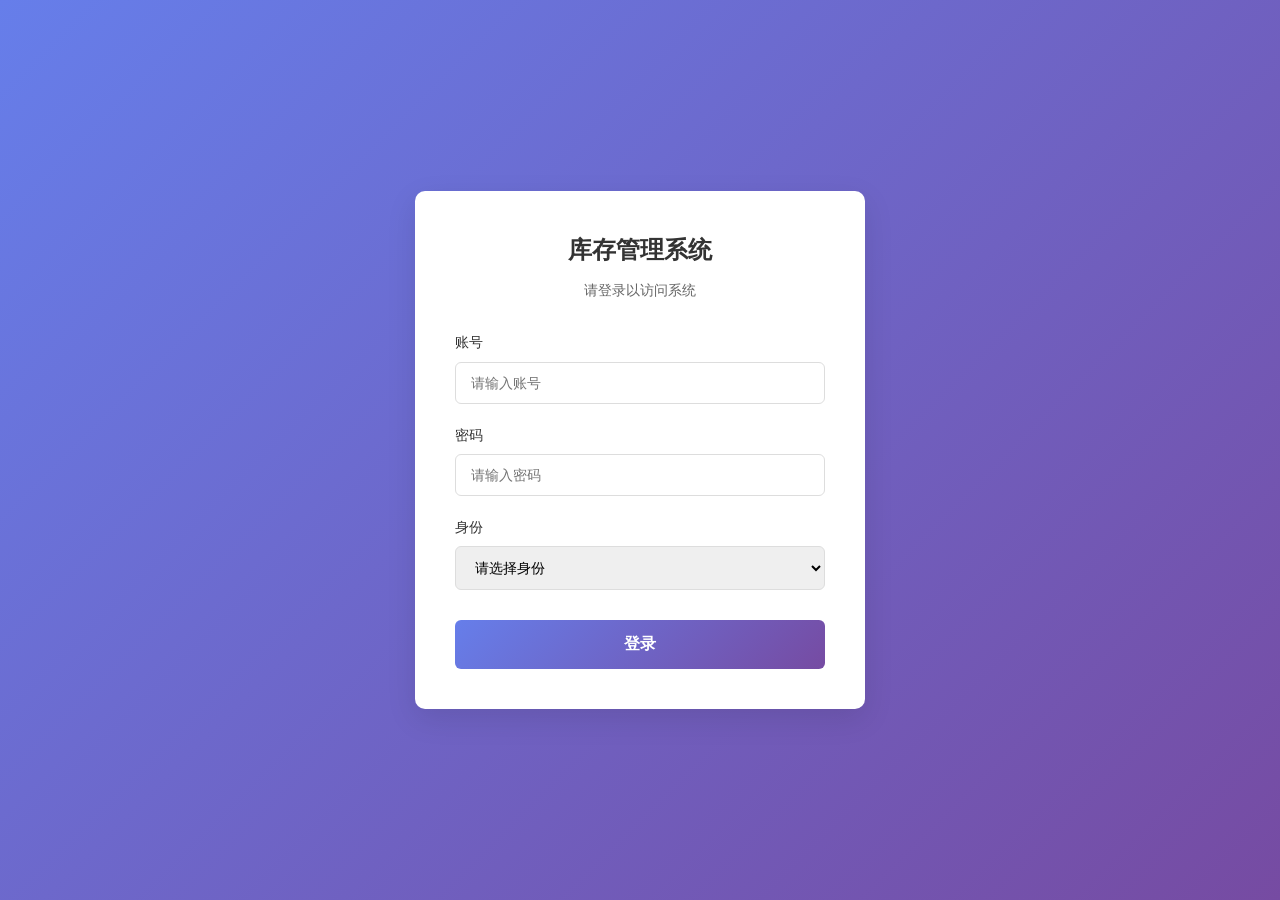
<file: 物品管理模块/原型/login.html>
<!DOCTYPE html>
<html lang="zh-CN">
<head>
    <meta charset="UTF-8">
    <meta name="viewport" content="width=device-width, initial-scale=1.0">
    <title>库存管理系统 - 登录</title>
    <link rel="stylesheet" href="login.css">
</head>
<body>
    <div class="login-container">
        <div class="login-card">
            <h2 class="login-title">库存管理系统</h2>
            <p class="login-subtitle">请登录以访问系统</p>
            
            <form id="loginForm">
                <div class="form-group">
                    <label for="username">账号</label>
                    <input type="text" id="username" placeholder="请输入账号" required>
                </div>
                
                <div class="form-group">
                    <label for="password">密码</label>
                    <input type="password" id="password" placeholder="请输入密码" required>
                </div>
                
                <div class="form-group">
                    <label for="identity">身份</label>
                    <select id="identity" required>
                        <option value="">请选择身份</option>
                        <option value="片区长">片区长</option>
                        <option value="总部综管员">总部综管员</option>
                        <option value="片区综管员">片区综管员</option>
                    </select>
                </div>
                
                <div id="errorMessage" class="error-message"></div>
                
                <button type="submit" class="login-btn">登录</button>
            </form>
        </div>
    </div>
    
    <script src="login.js"></script>
</body>
</html>
</file>
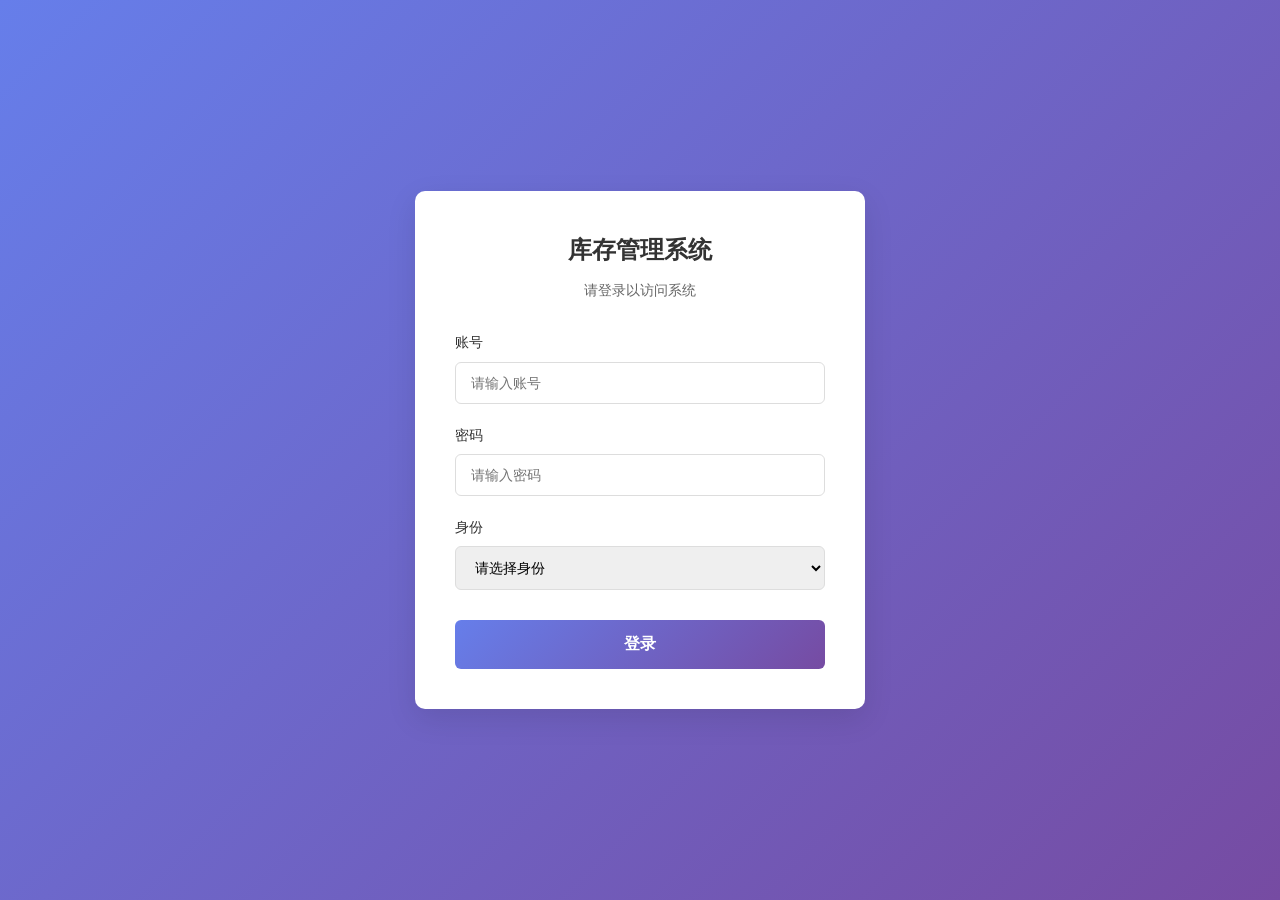
<file: 物品管理模块/原型/purchase_history.html>
<!DOCTYPE html>
<html lang="zh-CN">
<head>
    <meta charset="UTF-8">
    <meta name="viewport" content="width=device-width, initial-scale=1.0">
    <title>采购记录管理 - 库存管理系统</title>
    <link rel="stylesheet" href="inventory.css">
</head>
<body>
    <div class="inventory-container">
        <div class="header-section">
            <h1 class="inventory-title">采购记录管理</h1>
            <div class="user-info">
                <span id="userDisplayName">用户</span>
                <button id="logoutBtn" class="action-btn logout-btn">退出登录</button>
            </div>
        </div>
        
        <!-- 导航链接 -->
        <div class="navigation-section">
            <a href="inventory.html" class="nav-link">物品清单</a>
            <a href="purchase_history.html" class="nav-link active">采购记录管理</a>
        </div>
        
        <!-- 采购记录搜索区域 -->
        <div class="search-add-section">
            <div class="search-bar">
                <input type="text" id="purchaseProductNameInput" placeholder="输入产品名称">
                <input type="text" id="purchaseProductTypeInput" placeholder="输入产品类型">
                <input type="text" id="purchaseProductSpecInput" placeholder="输入产品规格">
                <button id="searchPurchaseBtn" class="action-btn search-btn">搜索</button>
                <button id="resetPurchaseBtn" class="action-btn reset-btn">重置</button>
            </div>
        </div>
        
        <!-- 采购记录表格 -->
        <div class="inventory-table-container">
            <table class="inventory-table">
                <thead>
                    <tr>
                        <th>片区</th>
                        <th>操作类型</th>
                        <th>申请时间</th>
                        <th>操作人</th>
                        <th>操作</th>
                    </tr>
                </thead>
                <tbody id="purchaseHistoryTableBody">
                    <!-- 表格内容将通过JavaScript动态生成 -->
                </tbody>
            </table>
        </div>
    </div>
    
    <!-- 采购详情模态框 -->
    <div id="purchaseDetailModal" class="modal">
        <div class="modal-content detail-modal-content">
            <div class="modal-header">
                <h2>采购详情</h2>
                <span class="close" id="closePurchaseDetailModal">&times;</span>
            </div>
            <div class="modal-body">
                <div id="purchaseDetailContent"></div>
                
                <!-- 修改产品信息和价格 -->
                <div class="modify-product-section" style="margin-top: 20px; padding: 15px; background-color: #f8f9fa; border-radius: 8px;">
                    <h3>修改产品信息和价格</h3>
                    <form id="modifyProductForm">
                        <div class="form-row">
                            <div class="form-group" style="flex: 1; margin-right: 10px;">
                                <label for="modifyProductName">产品名称</label>
                                <input type="text" id="modifyProductName" required>
                            </div>
                            <div class="form-group" style="flex: 1; margin-right: 10px;">
                                <label for="modifyProductType">产品类型</label>
                                <input type="text" id="modifyProductType" required>
                            </div>
                            <div class="form-group" style="flex: 1;">
                                <label for="modifyProductSpec">产品规格</label>
                                <input type="text" id="modifyProductSpec" required>
                            </div>
                        </div>
                        <div class="form-row" style="margin-top: 15px;">
                            <div class="form-group" style="flex: 1; margin-right: 10px;">
                                <label for="modifyProductPrice">单价</label>
                                <input type="number" id="modifyProductPrice" step="0.01" min="0" required>
                            </div>
                        </div>
                        <div class="form-actions" style="margin-top: 15px;">
                            <button type="submit" class="btn btn-submit">修改信息</button>
                        </div>
                    </form>
                </div>
                
                <!-- 采购资料上传和查看 -->
                <div class="purchase-documents" style="margin-top: 20px;">
                    <h3>采购资料</h3>
                    <div id="documentsList"></div>
                    <div style="margin-top: 15px;">
                        <input type="file" id="documentUpload" multiple style="margin-right: 10px;">
                        <button type="button" id="uploadDocumentBtn" class="btn btn-submit">上传资料</button>
                    </div>
                </div>
            </div>
        </div>
    </div>
    
    <!-- 修改确认弹窗 -->
    <div id="modifyConfirmModal" class="modal">
        <div class="modal-content" style="max-width: 500px;">
            <div class="modal-header">
                <h2>确认修改</h2>
                <span class="close" id="closeModifyConfirmModal">&times;</span>
            </div>
            <div class="modal-body">
                <div id="modifyConfirmContent">
                    <!-- 确认内容将通过JavaScript动态生成 -->
                </div>
                <div class="form-actions" style="margin-top: 20px;">
                    <button type="button" id="cancelModifyConfirm" class="btn btn-cancel">取消</button>
                    <button type="button" id="confirmModify" class="btn btn-submit">确认修改</button>
                </div>
            </div>
        </div>
    </div>
    
    <!-- 上传资料模态框 -->
    <div id="uploadDocumentsModal" class="modal">
        <div class="modal-content" style="max-width: 600px;">
            <div class="modal-header">
                <h2>上传采购资料</h2>
                <span class="close" id="closeUploadDocumentsModal">&times;</span>
            </div>
            <div class="modal-body">
                <div id="uploadDocumentInfo" class="product-detail-info"></div>
                <div class="purchase-documents" style="margin-top: 20px;">
                    <h3>已上传资料</h3>
                    <div id="uploadDocumentsList"></div>
                    <div style="margin-top: 15px;">
                        <input type="file" id="uploadDocumentFile" multiple style="margin-right: 10px;">
                        <button type="button" id="uploadDocumentSubmit" class="btn btn-submit">上传资料</button>
                    </div>
                </div>
            </div>
        </div>
    </div>
    
    <script src="inventory.js"></script>
</body>
</html>
</file>
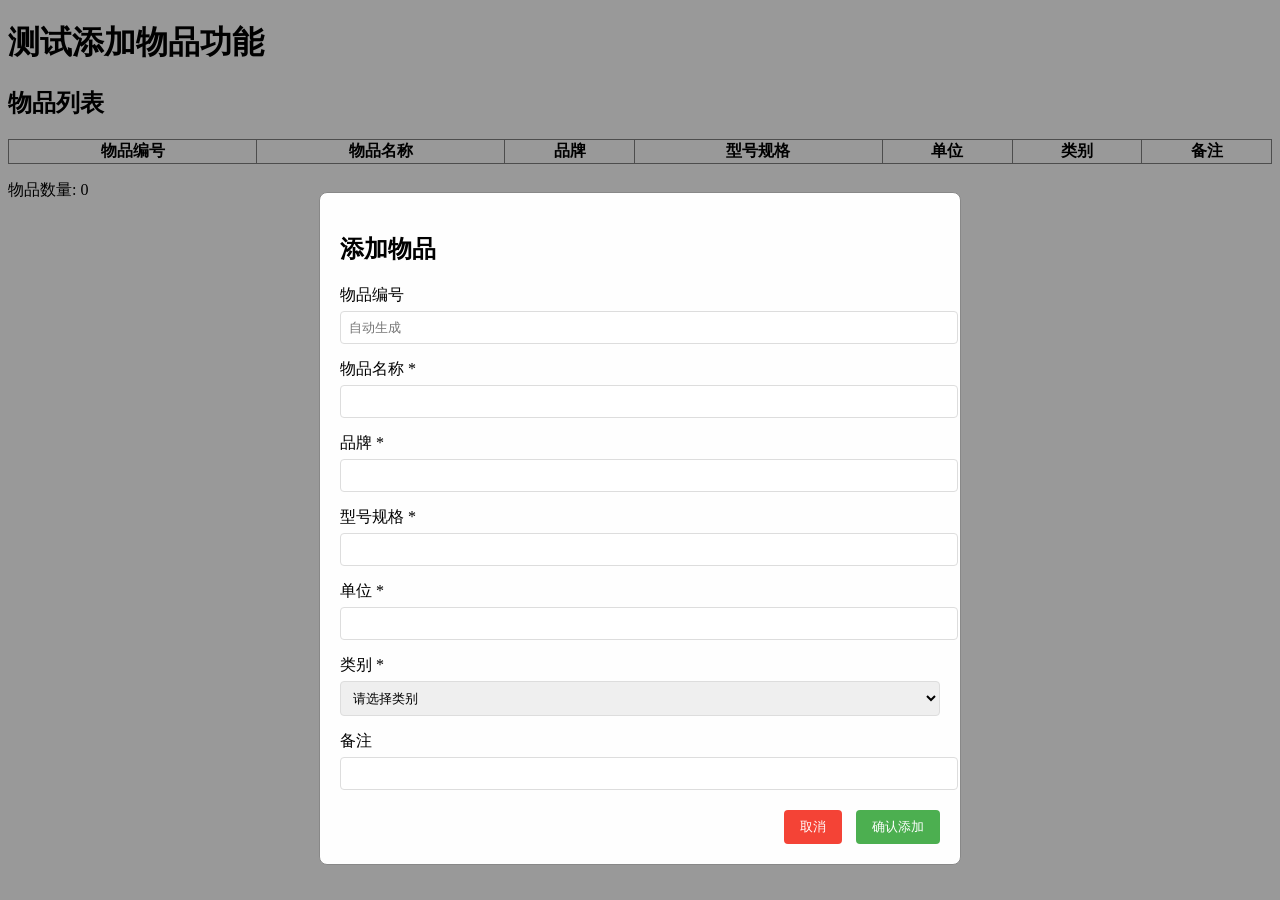
<file: 物品管理模块/原型/test_add_item.html>
<!DOCTYPE html>
<html lang="zh-CN">
<head>
    <meta charset="UTF-8">
    <meta name="viewport" content="width=device-width, initial-scale=1.0">
    <title>测试添加物品功能</title>
    <style>
        .modal {
            display: block;
            position: fixed;
            z-index: 9999;
            left: 0;
            top: 0;
            width: 100%;
            height: 100%;
            overflow: auto;
            background-color: rgba(0,0,0,0.4);
        }
        .modal-content {
            background-color: #fefefe;
            margin: 15% auto;
            padding: 20px;
            border: 1px solid #888;
            width: 80%;
            max-width: 600px;
            border-radius: 8px;
        }
        .form-group {
            margin-bottom: 15px;
        }
        .form-group label {
            display: block;
            margin-bottom: 5px;
        }
        .form-group input,
        .form-group select {
            width: 100%;
            padding: 8px;
            border: 1px solid #ddd;
            border-radius: 4px;
        }
        .form-actions {
            margin-top: 20px;
            text-align: right;
        }
        .btn {
            padding: 8px 16px;
            border: none;
            border-radius: 4px;
            cursor: pointer;
        }
        .btn-submit {
            background-color: #4CAF50;
            color: white;
        }
        .btn-cancel {
            background-color: #f44336;
            color: white;
            margin-right: 10px;
        }
    </style>
</head>
<body>
    <h1>测试添加物品功能</h1>
    <div id="itemTable"></div>
    
    <!-- 添加物品模态框 -->
    <div id="addItemModal" class="modal">
        <div class="modal-content">
            <h2>添加物品</h2>
            <form id="addItemForm">
                <div class="form-group">
                    <label for="addItemId">物品编号</label>
                    <input type="text" id="addItemId" readonly placeholder="自动生成">
                </div>
                <div class="form-group">
                    <label for="addItemName">物品名称 *</label>
                    <input type="text" id="addItemName" required>
                </div>
                <div class="form-group">
                    <label for="addItemBrand">品牌 *</label>
                    <input type="text" id="addItemBrand" required>
                </div>
                <div class="form-group">
                    <label for="addItemModel">型号规格 *</label>
                    <input type="text" id="addItemModel" required>
                </div>
                <div class="form-group">
                    <label for="addItemUnit">单位 *</label>
                    <input type="text" id="addItemUnit" required>
                </div>
                <div class="form-group">
                    <label for="addItemCategory">类别 *</label>
                    <select id="addItemCategory" required>
                        <option value="">请选择类别</option>
                        <option value="固定资产">固定资产</option>
                        <option value="消耗品">消耗品</option>
                    </select>
                </div>
                <div class="form-group">
                    <label for="addItemRemark">备注</label>
                    <input type="text" id="addItemRemark">
                </div>
                <div class="form-actions">
                    <button type="button" class="btn btn-cancel" onclick="closeModal()">取消</button>
                    <button type="submit" class="btn btn-submit">确认添加</button>
                </div>
            </form>
        </div>
    </div>
    
    <script>
        // 模拟物品管理数据
        let itemManagementData = [];
        
        // 加载数据
        function loadItemManagementData() {
            try {
                const storedItems = localStorage.getItem('itemManagementData');
                if (storedItems) {
                    itemManagementData = JSON.parse(storedItems);
                    console.log('Loaded data from localStorage:', itemManagementData);
                } else {
                    console.log('No stored data');
                }
            } catch (error) {
                console.error('Error loading data:', error);
            }
        }
        
        // 保存数据
        function saveItemManagementData() {
            try {
                localStorage.setItem('itemManagementData', JSON.stringify(itemManagementData));
                console.log('Data saved successfully');
            } catch (error) {
                console.error('Error saving data:', error);
            }
        }
        
        // 生成物品编号
        function generateItemId() {
            let maxId = 0;
            itemManagementData.forEach(item => {
                const idMatch = item.itemId.match(/^ITEM(\d+)$/);
                if (idMatch) {
                    const idNum = parseInt(idMatch[1]);
                    if (idNum > maxId) {
                        maxId = idNum;
                    }
                }
            });
            const newIdNum = maxId + 1;
            return 'ITEM' + String(newIdNum).padStart(3, '0');
        }
        
        // 渲染物品表格
        function renderItemManagementTable() {
            const itemTable = document.getElementById('itemTable');
            if (!itemTable) return;
            
            itemTable.innerHTML = `
                <h2>物品列表</h2>
                <table border="1" style="width: 100%; border-collapse: collapse;">
                    <tr>
                        <th>物品编号</th>
                        <th>物品名称</th>
                        <th>品牌</th>
                        <th>型号规格</th>
                        <th>单位</th>
                        <th>类别</th>
                        <th>备注</th>
                    </tr>
                    ${itemManagementData.map(item => `
                        <tr>
                            <td>${item.itemId}</td>
                            <td>${item.itemName}</td>
                            <td>${item.brand}</td>
                            <td>${item.itemModel}</td>
                            <td>${item.unit}</td>
                            <td>${item.category}</td>
                            <td>${item.remark || '-'}</td>
                        </tr>
                    `).join('')}
                </table>
                <p>物品数量: ${itemManagementData.length}</p>
            `;
        }
        
        // 处理添加物品
        function handleAddItemSubmit(e) {
            if (e) {
                e.preventDefault();
                e.stopPropagation();
            }
            
            console.log('handleAddItemSubmit called');
            
            const addItemName = document.getElementById('addItemName').value.trim();
            const addItemBrand = document.getElementById('addItemBrand').value.trim();
            const addItemModel = document.getElementById('addItemModel').value.trim();
            const addItemUnit = document.getElementById('addItemUnit').value.trim();
            const addItemCategory = document.getElementById('addItemCategory').value.trim();
            const addItemRemark = document.getElementById('addItemRemark').value.trim();
            
            if (!addItemName || !addItemBrand || !addItemModel || !addItemUnit || !addItemCategory) {
                alert('请填写所有必填字段！');
                return;
            }
            
            const newItem = {
                itemId: generateItemId(),
                itemName: addItemName,
                brand: addItemBrand,
                itemModel: addItemModel,
                unit: addItemUnit,
                category: addItemCategory,
                remark: addItemRemark
            };
            
            console.log('Adding new item:', newItem);
            itemManagementData.push(newItem);
            console.log('After push - length:', itemManagementData.length);
            
            saveItemManagementData();
            loadItemManagementData();
            renderItemManagementTable();
            
            closeModal();
            document.getElementById('addItemForm').reset();
            
            alert('物品添加成功！');
        }
        
        // 关闭模态框
        function closeModal() {
            document.getElementById('addItemModal').style.display = 'none';
        }
        
        // 绑定表单提交事件
        document.getElementById('addItemForm').addEventListener('submit', handleAddItemSubmit);
        
        // 初始化
        loadItemManagementData();
        renderItemManagementTable();
    </script>
</body>
</html>
</file>
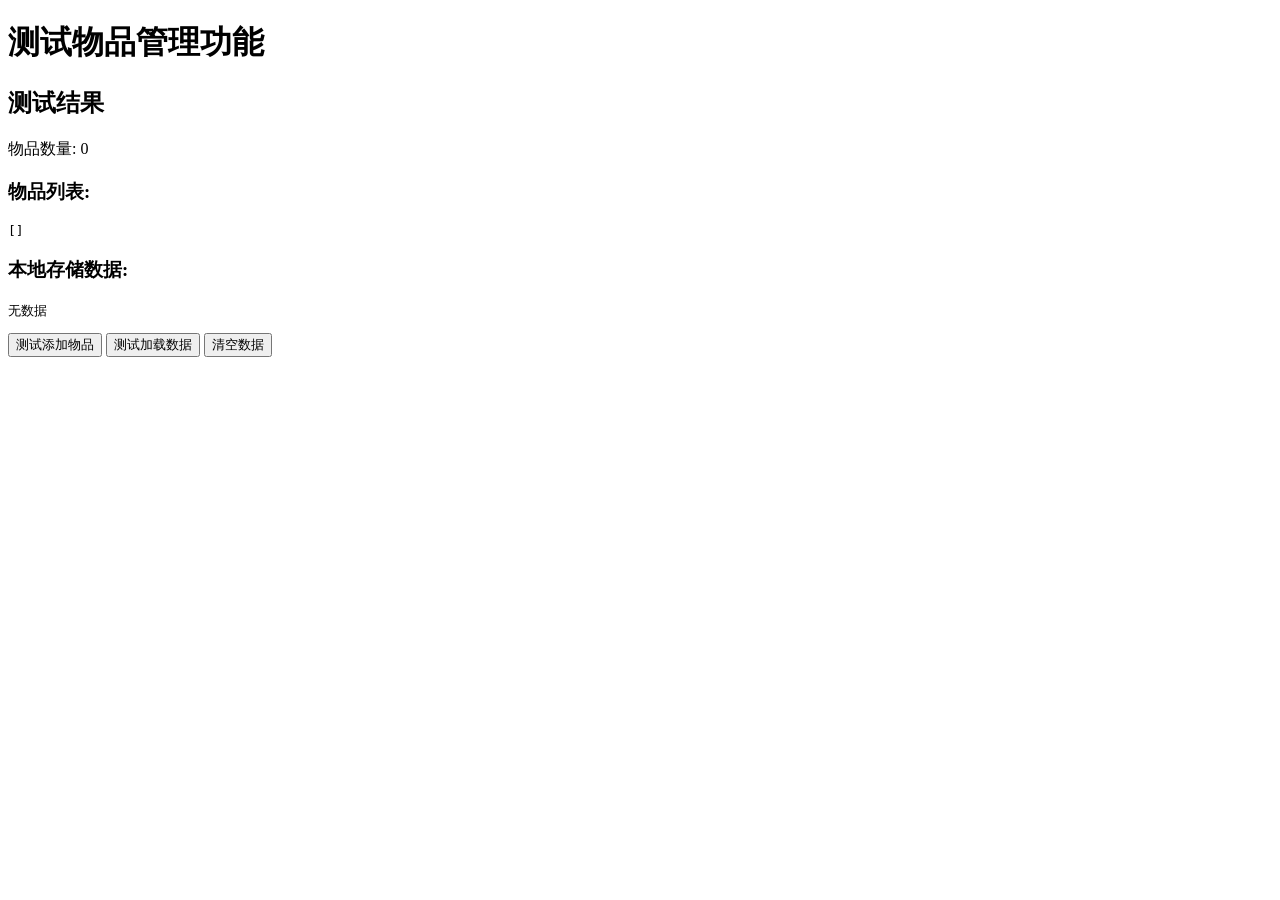
<file: 物品管理模块/原型/test_item_management.html>
<!DOCTYPE html>
<html lang="zh-CN">
<head>
    <meta charset="UTF-8">
    <meta name="viewport" content="width=device-width, initial-scale=1.0">
    <title>测试物品管理功能</title>
</head>
<body>
    <h1>测试物品管理功能</h1>
    <div id="testResults"></div>
    <button onclick="testAddItem()">测试添加物品</button>
    <button onclick="testLoadData()">测试加载数据</button>
    <button onclick="testClearData()">清空数据</button>
    
    <script>
        // 模拟物品管理数据
        let itemManagementData = [];
        
        // 加载数据
        function loadItemManagementData() {
            try {
                const storedItems = localStorage.getItem('itemManagementData');
                if (storedItems) {
                    itemManagementData = JSON.parse(storedItems);
                    console.log('Loaded data from localStorage:', itemManagementData);
                } else {
                    console.log('No stored data');
                }
            } catch (error) {
                console.error('Error loading data:', error);
            }
        }
        
        // 保存数据
        function saveItemManagementData() {
            try {
                localStorage.setItem('itemManagementData', JSON.stringify(itemManagementData));
                console.log('Data saved successfully');
            } catch (error) {
                console.error('Error saving data:', error);
            }
        }
        
        // 生成物品编号
        function generateItemId() {
            let maxId = 0;
            itemManagementData.forEach(item => {
                const idMatch = item.itemId.match(/^ITEM(\d+)$/);
                if (idMatch) {
                    const idNum = parseInt(idMatch[1]);
                    if (idNum > maxId) {
                        maxId = idNum;
                    }
                }
            });
            const newIdNum = maxId + 1;
            return 'ITEM' + String(newIdNum).padStart(3, '0');
        }
        
        // 测试添加物品
        function testAddItem() {
            const testItem = {
                itemId: generateItemId(),
                itemName: '测试物品' + new Date().getTime(),
                brand: '测试品牌',
                itemModel: '测试型号',
                unit: '个',
                category: '固定资产',
                remark: '测试备注'
            };
            
            console.log('Adding test item:', testItem);
            itemManagementData.push(testItem);
            console.log('After push - itemManagementData length:', itemManagementData.length);
            
            saveItemManagementData();
            loadItemManagementData();
            
            displayResults();
        }
        
        // 测试加载数据
        function testLoadData() {
            loadItemManagementData();
            displayResults();
        }
        
        // 清空数据
        function testClearData() {
            localStorage.removeItem('itemManagementData');
            itemManagementData = [];
            displayResults();
        }
        
        // 显示结果
        function displayResults() {
            const testResults = document.getElementById('testResults');
            testResults.innerHTML = `
                <h2>测试结果</h2>
                <p>物品数量: ${itemManagementData.length}</p>
                <h3>物品列表:</h3>
                <pre>${JSON.stringify(itemManagementData, null, 2)}</pre>
                <h3>本地存储数据:</h3>
                <pre>${localStorage.getItem('itemManagementData') || '无数据'}</pre>
            `;
        }
        
        // 初始化
        loadItemManagementData();
        displayResults();
    </script>
</body>
</html>
</file>
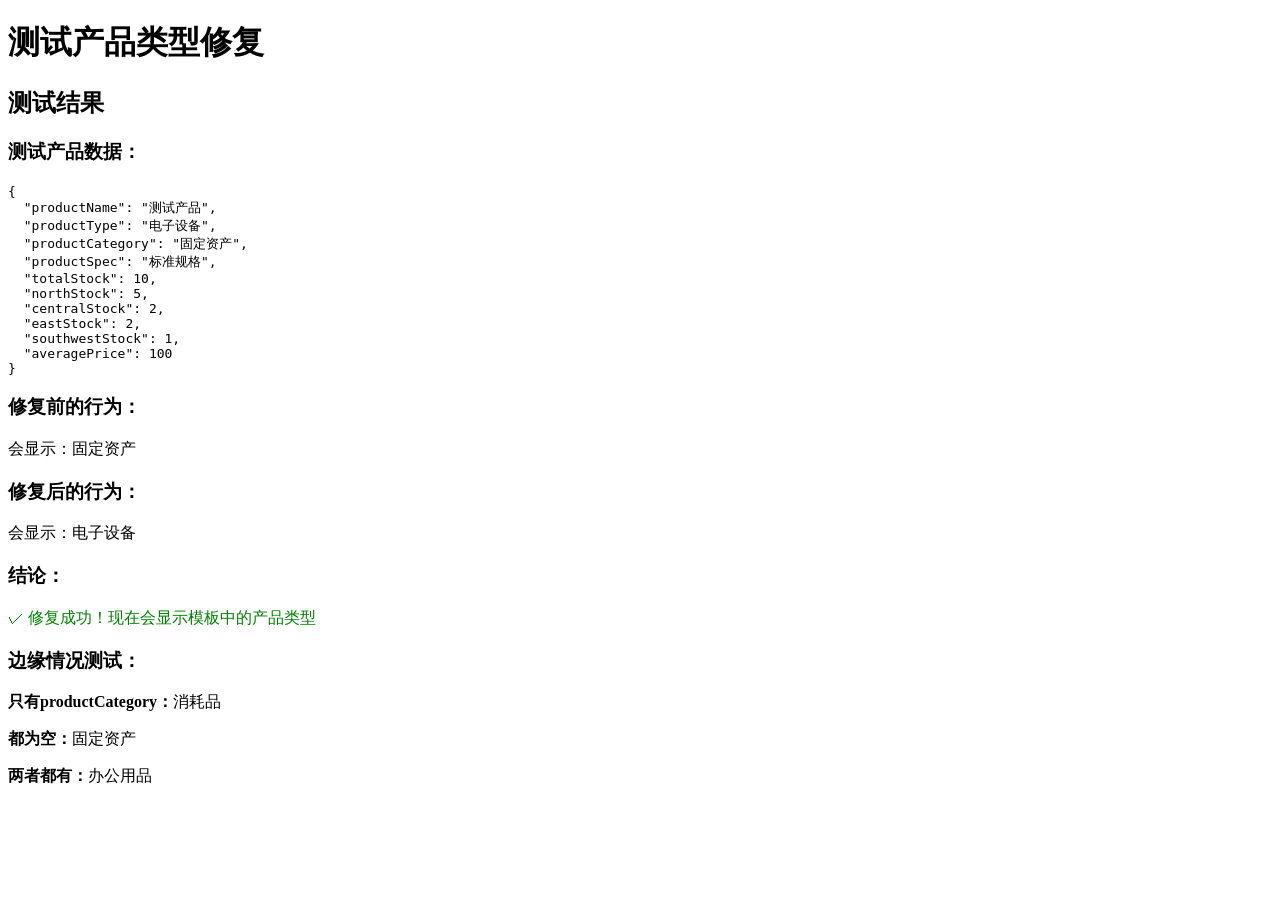
<file: 物品管理模块/原型/test_product_type.html>
<!DOCTYPE html>
<html lang="zh-CN">
<head>
    <meta charset="UTF-8">
    <meta name="viewport" content="width=device-width, initial-scale=1.0">
    <title>测试产品类型修复</title>
</head>
<body>
    <h1>测试产品类型修复</h1>
    <div id="testResults"></div>
    <script>
        // 模拟测试数据
        const testProduct = {
            productName: "测试产品",
            productType: "电子设备", // 从模板导入的产品类型
            productCategory: "固定资产", // 从物品管理获取的类别
            productSpec: "标准规格",
            totalStock: 10,
            northStock: 5,
            centralStock: 2,
            eastStock: 2,
            southwestStock: 1,
            averagePrice: 100
        };
        
        const testResults = document.getElementById('testResults');
        
        // 测试修复后的逻辑
        function getProductCategory(item) {
            // 模拟修复后的逻辑：优先使用productType
            return item.productType || item.productCategory || "固定资产";
        }
        
        const result = getProductCategory(testProduct);
        
        testResults.innerHTML = `
            <h2>测试结果</h2>
            <h3>测试产品数据：</h3>
            <pre>${JSON.stringify(testProduct, null, 2)}</pre>
            <h3>修复前的行为：</h3>
            <p>会显示：${testProduct.productCategory}</p>
            <h3>修复后的行为：</h3>
            <p>会显示：${result}</p>
            <h3>结论：</h3>
            <p style="color: ${result === testProduct.productType ? 'green' : 'red'}">
                ${result === testProduct.productType ? '✓ 修复成功！现在会显示模板中的产品类型' : '✗ 修复失败'}
            </p>
        `;
        
        // 测试边缘情况
        const edgeCases = [
            {
                name: "只有productCategory",
                data: { productCategory: "消耗品" }
            },
            {
                name: "都为空",
                data: {}
            },
            {
                name: "两者都有",
                data: { productType: "办公用品", productCategory: "消耗品" }
            }
        ];
        
        testResults.innerHTML += '<h3>边缘情况测试：</h3>';
        edgeCases.forEach(testCase => {
            const result = getProductCategory(testCase.data);
            testResults.innerHTML += `
                <p><strong>${testCase.name}：</strong>${result}</p>
            `;
        });
    </script>
</body>
</html>
</file>
<file: 物品管理模块/原型/login.css>
/* 全局样式重置 */
* {
    margin: 0;
    padding: 0;
    box-sizing: border-box;
}

body {
    font-family: 'Segoe UI', Tahoma, Geneva, Verdana, sans-serif;
    background-color: #f5f7fa;
    color: #333;
    line-height: 1.6;
}

/* 登录容器 */
.login-container {
    display: flex;
    justify-content: center;
    align-items: center;
    min-height: 100vh;
    padding: 20px;
    background: linear-gradient(135deg, #667eea 0%, #764ba2 100%);
}

/* 登录卡片 */
.login-card {
    background-color: white;
    border-radius: 10px;
    box-shadow: 0 10px 30px rgba(0, 0, 0, 0.1);
    padding: 40px;
    width: 100%;
    max-width: 450px;
    text-align: center;
}

/* 登录标题 */
.login-title {
    font-size: 24px;
    font-weight: 600;
    color: #333;
    margin-bottom: 10px;
}

/* 登录副标题 */
.login-subtitle {
    font-size: 14px;
    color: #666;
    margin-bottom: 30px;
}

/* 表单组 */
.form-group {
    margin-bottom: 20px;
    text-align: left;
}

/* 表单标签 */
.form-group label {
    display: block;
    font-size: 14px;
    font-weight: 500;
    color: #333;
    margin-bottom: 8px;
}

/* 表单输入框 */
.form-group input,
.form-group select {
    width: 100%;
    padding: 12px 15px;
    border: 1px solid #ddd;
    border-radius: 6px;
    font-size: 14px;
    transition: all 0.3s ease;
}

/* 输入框聚焦效果 */
.form-group input:focus,
.form-group select:focus {
    outline: none;
    border-color: #667eea;
    box-shadow: 0 0 0 3px rgba(102, 126, 234, 0.1);
}

/* 错误消息 */
.error-message {
    background-color: #fee;
    color: #d32f2f;
    padding: 10px;
    border-radius: 6px;
    margin-bottom: 20px;
    font-size: 14px;
    display: none;
}

.error-message.show {
    display: block;
}

/* 登录按钮 */
.login-btn {
    width: 100%;
    padding: 14px;
    background: linear-gradient(135deg, #667eea 0%, #764ba2 100%);
    color: white;
    border: none;
    border-radius: 6px;
    font-size: 16px;
    font-weight: 600;
    cursor: pointer;
    transition: all 0.3s ease;
    margin-top: 10px;
}

/* 登录按钮悬停效果 */
.login-btn:hover {
    transform: translateY(-2px);
    box-shadow: 0 5px 15px rgba(102, 126, 234, 0.4);
}

/* 登录按钮点击效果 */
.login-btn:active {
    transform: translateY(0);
}

/* 响应式设计 */
@media (max-width: 480px) {
    .login-card {
        padding: 30px 20px;
    }
    
    .login-title {
        font-size: 20px;
    }
}
</file>
<file: 物品管理模块/原型/inventory.css>
/* 库存管理系统样式 */
* {
    margin: 0;
    padding: 0;
    box-sizing: border-box;
}

body {
    font-family: Arial, sans-serif;
    background-color: #f5f5f5;
    color: #333;
}

/* 系统容器 */
.system-container {
    display: flex;
    height: 100vh;
    overflow: hidden;
}

/* 左侧导航栏 */
.sidebar {
    width: 250px;
    background-color: #2c3e50;
    color: white;
    display: flex;
    flex-direction: column;
    transition: all 0.3s ease;
}

.sidebar-header {
    padding: 20px;
    border-bottom: 1px solid #34495e;
}

.sidebar-header h2 {
    font-size: 18px;
    font-weight: bold;
    text-align: center;
}

.user-info-sidebar {
    padding: 15px 20px;
    border-bottom: 1px solid #34495e;
    text-align: center;
}

.user-info-sidebar span {
    display: block;
    margin-bottom: 10px;
    font-size: 14px;
}

.logout-btn {
    width: 100%;
    background-color: #e74c3c;
    color: white;
    border: none;
    padding: 8px;
    border-radius: 4px;
    cursor: pointer;
    font-size: 14px;
}

.logout-btn:hover {
    background-color: #c0392b;
}

/* 导航菜单 */
.sidebar-nav {
    flex: 1;
    padding: 20px 0;
}

.sidebar-nav ul {
    list-style: none;
}

.nav-item {
    display: flex;
    align-items: center;
    padding: 15px 20px;
    color: #bdc3c7;
    text-decoration: none;
    transition: all 0.3s ease;
    border-left: 4px solid transparent;
}

.nav-item:hover {
    background-color: #34495e;
    color: white;
}

.nav-item.active {
    background-color: #34495e;
    color: white;
    border-left-color: #3498db;
}

.nav-icon {
    font-size: 18px;
    margin-right: 10px;
}

.nav-item span {
    font-size: 14px;
    font-weight: 500;
}

/* 主内容区域 */
.main-content {
    flex: 1;
    overflow-y: auto;
    padding: 20px;
}

/* 模块样式 */
.module {
    display: none;
    animation: fadeIn 0.3s ease;
}

.module.active {
    display: block;
}

.module-header {
    margin-bottom: 20px;
    padding-bottom: 10px;
    border-bottom: 1px solid #e0e0e0;
}

.module-header h1 {
    font-size: 24px;
    color: #2c3e50;
}

@keyframes fadeIn {
    from {
        opacity: 0;
        transform: translateY(10px);
    }
    to {
        opacity: 1;
        transform: translateY(0);
    }
}

/* 搜索和操作区域 */
.search-add-section {
    display: flex;
    justify-content: space-between;
    align-items: center;
    margin-bottom: 20px;
    padding: 15px;
    background-color: #fff;
    border-radius: 8px;
    box-shadow: 0 0 5px rgba(0, 0, 0, 0.1);
}

.search-bar {
    display: flex;
    gap: 10px;
}

.search-bar input {
    padding: 8px;
    border: 1px solid #ddd;
    border-radius: 4px;
    width: 150px;
}

.action-buttons {
    display: flex;
    gap: 10px;
}

/* 片区筛选区域 */
.area-filter-section {
    margin-bottom: 20px;
    padding: 15px;
    background-color: #fff;
    border-radius: 8px;
    box-shadow: 0 0 5px rgba(0, 0, 0, 0.1);
}

.area-buttons {
    display: flex;
    gap: 10px;
    margin-top: 10px;
}

.area-btn {
    padding: 8px 16px;
    border: 1px solid #ddd;
    background-color: #f0f0f0;
    border-radius: 4px;
    cursor: pointer;
    transition: all 0.3s ease;
}

.area-btn:hover {
    background-color: #e0e0e0;
}

.area-btn.active {
    background-color: #4CAF50;
    color: white;
    border-color: #4CAF50;
}

/* 库存表格 */
.inventory-table-container {
    background-color: #fff;
    border-radius: 8px;
    box-shadow: 0 0 5px rgba(0, 0, 0, 0.1);
    overflow: hidden;
}

.inventory-table {
    width: 100%;
    border-collapse: collapse;
}

.inventory-table th,
.inventory-table td {
    padding: 12px;
    text-align: left;
    border-bottom: 1px solid #ddd;
}

.inventory-table th {
    background-color: #f2f2f2;
    font-weight: bold;
}

.inventory-table tr:hover {
    background-color: #f5f5f5;
}

/* 操作按钮 */
.action-buttons {
    display: flex;
    gap: 5px;
}

.action-btn {
    padding: 6px 12px;
    border: none;
    border-radius: 4px;
    cursor: pointer;
    font-size: 14px;
    transition: all 0.3s ease;
}

.search-btn {
    background-color: #2196F3;
    color: white;
}

.reset-btn {
    background-color: #9e9e9e;
    color: white;
}

.add-btn {
    background-color: #4CAF50;
    color: white;
}

.out-btn {
    background-color: #f44336;
    color: white;
}

.detail-btn {
    background-color: #ff9800;
    color: white;
}

.approval-btn {
    background-color: #9c27b0;
    color: white;
}

.approval-badge {
    position: absolute;
    top: -8px;
    right: -8px;
    border-radius: 50%;
    width: 16px;
    height: 16px;
    background-color: #dc3545;
    border: 2px solid white;
    box-shadow: 0 0 2px rgba(0, 0, 0, 0.3);
}

.action-btn:hover {
    opacity: 0.8;
}

/* 模态框样式 */
.modal {
    display: none;
    position: fixed;
    z-index: 1000;
    left: 0;
    top: 0;
    width: 100%;
    height: 100%;
    overflow: auto;
    background-color: rgba(0,0,0,0.4);
}

.modal-content {
    background-color: #fefefe;
    margin: 15% auto;
    padding: 20px;
    border: 1px solid #888;
    width: 80%;
    max-width: 600px;
    border-radius: 8px;
    box-shadow: 0 0 10px rgba(0, 0, 0, 0.2);
}

.detail-modal-content {
    max-width: 900px !important;
}

.modal-header {
    display: flex;
    justify-content: space-between;
    align-items: center;
    margin-bottom: 20px;
    padding-bottom: 10px;
    border-bottom: 1px solid #e0e0e0;
}

.modal-header h2 {
    margin: 0;
    color: #333;
}

.close {
    color: #aaa;
    float: right;
    font-size: 28px;
    font-weight: bold;
    cursor: pointer;
}

.close:hover,
.close:focus {
    color: black;
    text-decoration: none;
    cursor: pointer;
}

/* 表单样式 */
.form-row {
    display: flex;
    gap: 15px;
    margin-bottom: 15px;
}

.form-group {
    flex: 1;
}

.form-group label {
    display: block;
    margin-bottom: 5px;
    font-weight: bold;
    color: #555;
}

.form-group input {
    width: 100%;
    padding: 8px;
    border: 1px solid #ddd;
    border-radius: 4px;
    box-sizing: border-box;
}

.form-display-text {
    padding: 8px;
    border: 1px solid #ddd;
    border-radius: 4px;
    background-color: #f5f5f5;
    min-height: 28px;
    display: flex;
    align-items: center;
}

.form-actions {
    display: flex;
    justify-content: flex-end;
    gap: 10px;
    margin-top: 20px;
}

.btn {
    padding: 10px 20px;
    border: none;
    border-radius: 4px;
    cursor: pointer;
    font-size: 14px;
    transition: all 0.3s ease;
}

.btn-submit {
    background-color: #4CAF50;
    color: white;
}

.btn-cancel {
    background-color: #f44336;
    color: white;
}

.btn:hover {
    opacity: 0.8;
}

/* 产品列表表格 */
.product-list-container {
    margin: 20px 0;
    overflow-x: auto;
}

.product-list-table {
    width: 100%;
    border-collapse: collapse;
}

.product-list-table th,
.product-list-table td {
    padding: 10px;
    text-align: left;
    border: 1px solid #ddd;
}

.product-list-table th {
    background-color: #f2f2f2;
    font-weight: bold;
}

.product-list-table tr:hover {
    background-color: #f5f5f5;
}

.remove-product-btn {
    background-color: #f44336;
    color: white;
    border: none;
    padding: 4px 8px;
    border-radius: 4px;
    cursor: pointer;
}

.remove-product-btn:hover {
    opacity: 0.8;
}

/* 历史记录表格 */
.history-table-container {
    margin-top: 20px;
    overflow-x: auto;
}

.history-table {
    width: 100%;
    border-collapse: collapse;
}

.history-table th,
.history-table td {
    padding: 10px;
    text-align: left;
    border-bottom: 1px solid #ddd;
}

.history-table th {
    background-color: #f2f2f2;
    font-weight: bold;
    white-space: nowrap;
}

.history-table tr:hover {
    background-color: #f5f5f5;
}

/* 产品详情样式 */
.product-detail {
    margin-bottom: 20px;
}

.product-detail-info {
    background-color: #f8f9fa;
    padding: 15px;
    border-radius: 8px;
    margin-bottom: 20px;
}

.product-detail-item {
    margin-bottom: 10px;
    display: flex;
}

.product-detail-label {
    font-weight: bold;
    width: 120px;
    flex-shrink: 0;
}

.product-detail-value {
    flex: 1;
}

/* 审批列表样式 */
.approval-list {
    margin-top: 20px;
}

.approval-item {
    margin-bottom: 20px;
    padding: 15px;
    border: 1px solid #ddd;
    border-radius: 8px;
    background-color: #f9f9f9;
}

.approval-header {
    margin-bottom: 15px;
    padding-bottom: 10px;
    border-bottom: 1px solid #e0e0e0;
}

.approval-products table {
    width: 100%;
    border-collapse: collapse;
    margin-top: 10px;
}

.approval-products th,
.approval-products td {
    padding: 8px;
    text-align: left;
    border: 1px solid #ddd;
}

.approval-products th {
    background-color: #f2f2f2;
    font-weight: bold;
}

/* 响应式设计 */
@media screen and (max-width: 1200px) {
    .sidebar {
        width: 200px;
    }
    
    .sidebar-header h2 {
        font-size: 16px;
    }
    
    .nav-item span {
        font-size: 13px;
    }
}

@media screen and (max-width: 768px) {
    .system-container {
        flex-direction: column;
    }
    
    .sidebar {
        width: 100%;
        height: auto;
        flex-direction: row;
        flex-wrap: wrap;
    }
    
    .sidebar-header {
        flex: 1 1 100%;
        text-align: center;
    }
    
    .user-info-sidebar {
        flex: 1 1 100%;
        border-left: none;
        border-top: 1px solid #34495e;
    }
    
    .sidebar-nav {
        flex: 1 1 100%;
    }
    
    .sidebar-nav ul {
        display: flex;
        justify-content: center;
    }
    
    .nav-item {
        border-left: none;
        border-bottom: 4px solid transparent;
        padding: 10px 15px;
    }
    
    .nav-item.active {
        border-left: none;
        border-bottom-color: #3498db;
    }
    
    .main-content {
        padding: 10px;
    }
    
    .search-add-section {
        flex-direction: column;
        align-items: stretch;
        gap: 10px;
    }
    
    .search-bar {
        flex-wrap: wrap;
    }
    
    .search-bar input {
        flex: 1 1 100px;
    }
    
    .form-row {
        flex-direction: column;
    }
    
    .area-buttons {
        flex-wrap: wrap;
    }
    
    .area-btn {
        flex: 1 1 calc(50% - 5px);
    }
    
    .modal-content {
        width: 95%;
        margin: 20% auto;
    }
}

/* 预警相关样式 */
.warning-row {
    background-color: #f8d7da !important;
}

.warning-row td {
    background-color: #f8d7da !important;
    color: #721c24 !important;
}

.warning-btn {
    background-color: #ffc107 !important;
    color: #000 !important;
    font-size: 18px;
    padding: 4px 8px;
    border-radius: 4px;
    border: 1px solid #d39e00;
}

.warning-btn:hover {
    background-color: #e0a800 !important;
}

.transfer-btn {
    background-color: #00bcd4;
    color: white;
}

.transfer-btn:hover {
    background-color: #00acc1;
}

.form-text {
    display: block;
    margin-top: 5px;
    font-size: 12px;
    color: #6c757d;
}
</file>
